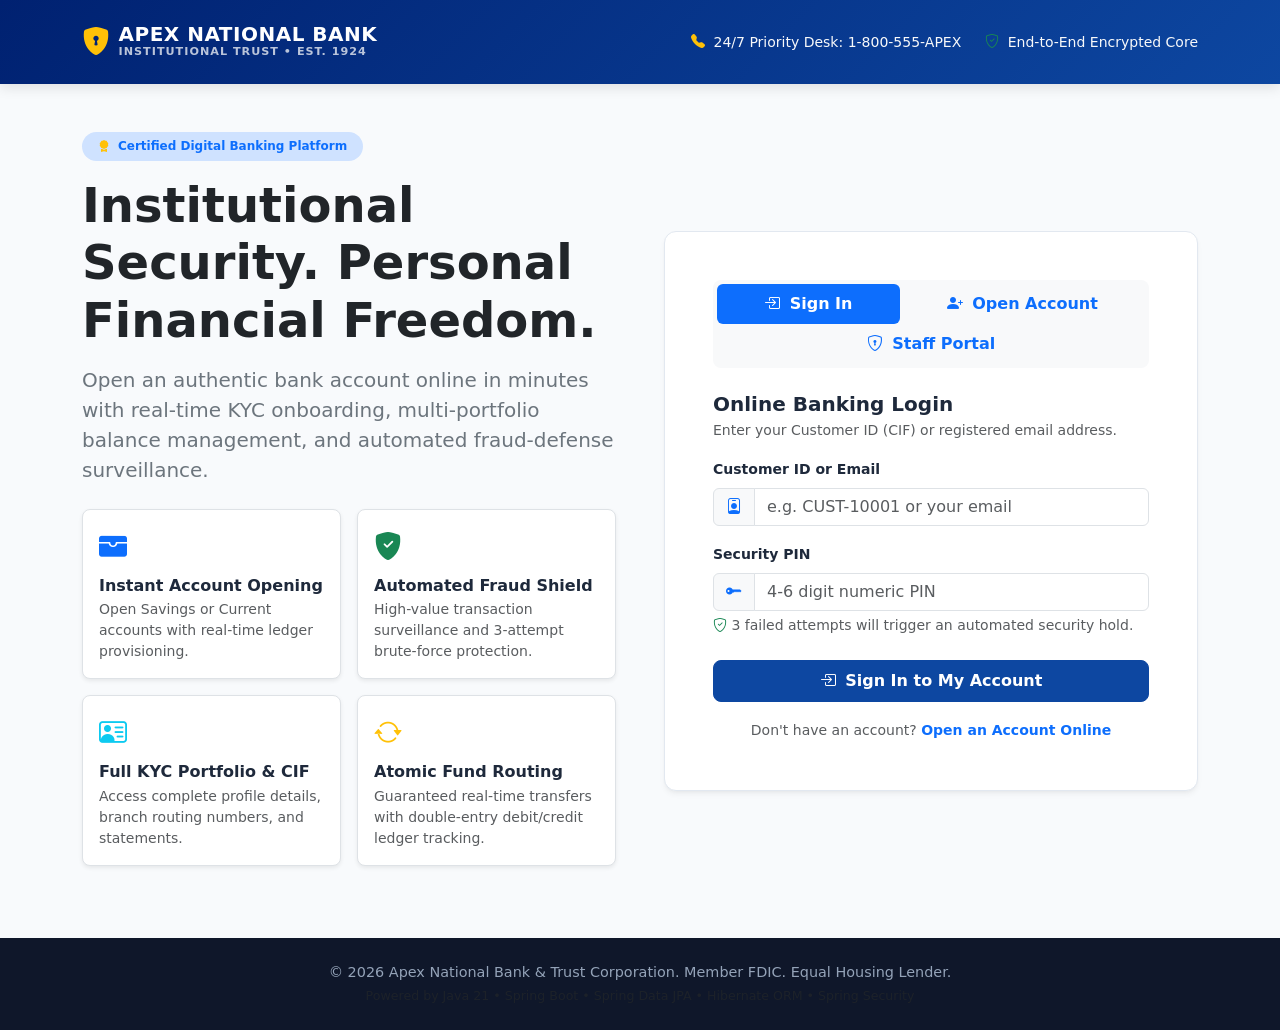
<file: frontend/index.html>
<!DOCTYPE html>
<html lang="en">
<head>
    <meta charset="UTF-8">
    <meta name="viewport" content="width=device-width, initial-scale=1.0">
    <title>Apex National Bank - Secure Online Banking</title>
    <!-- Bootstrap 5 CSS & Icons -->
    <link href="https://cdn.jsdelivr.net/npm/bootstrap@5.3.3/dist/css/bootstrap.min.css" rel="stylesheet">
    <link rel="stylesheet" href="https://cdn.jsdelivr.net/npm/bootstrap-icons@1.11.3/font/bootstrap-icons.min.css">
    <link rel="stylesheet" href="css/style.css">
</head>
<body>

    <!-- Real Bank Navigation Header -->
    <nav class="navbar navbar-expand-lg navbar-dark navbar-bank py-3">
        <div class="container">
            <a class="navbar-brand d-flex align-items-center" href="index.html">
                <i class="bi bi-shield-lock-fill me-2 fs-3 text-warning"></i>
                <div class="d-inline-block">
                    <span class="d-block lh-1 fw-bold tracking-wide">APEX NATIONAL BANK</span>
                    <span class="d-block small text-light opacity-75" style="font-size: 0.7rem; letter-spacing: 1px;">INSTITUTIONAL TRUST &bull; EST. 1924</span>
                </div>
            </a>
            <div class="d-flex align-items-center text-light small gap-4 d-none d-lg-flex">
                <span><i class="bi bi-telephone-fill text-warning me-1"></i> 24/7 Priority Desk: 1-800-555-APEX</span>
                <span><i class="bi bi-shield-check text-success me-1"></i> End-to-End Encrypted Core</span>
            </div>
        </div>
    </nav>

    <!-- Main Container -->
    <div class="container my-5">
        <div class="row align-items-center g-5">
            <!-- Left Info Panel -->
            <div class="col-lg-6">
                <div class="d-inline-flex align-items-center gap-2 badge bg-primary-subtle text-primary fw-bold mb-3 px-3 py-2 rounded-pill">
                    <i class="bi bi-award-fill text-warning"></i> Certified Digital Banking Platform
                </div>
                <h1 class="display-5 fw-bold mb-3 text-dark">Institutional Security. Personal Financial Freedom.</h1>
                <p class="lead text-secondary mb-4">
                    Open an authentic bank account online in minutes with real-time KYC onboarding, multi-portfolio balance management, and automated fraud-defense surveillance.
                </p>

                <!-- High Trust Value Cards -->
                <div class="row g-3 mb-4">
                    <div class="col-sm-6">
                        <div class="p-3 bg-white rounded-3 border shadow-sm h-100">
                            <i class="bi bi-wallet-fill text-primary fs-3 mb-2 d-block"></i>
                            <h6 class="fw-bold mb-1">Instant Account Opening</h6>
                            <p class="small text-muted mb-0">Open Savings or Current accounts with real-time ledger provisioning.</p>
                        </div>
                    </div>
                    <div class="col-sm-6">
                        <div class="p-3 bg-white rounded-3 border shadow-sm h-100">
                            <i class="bi bi-shield-fill-check text-success fs-3 mb-2 d-block"></i>
                            <h6 class="fw-bold mb-1">Automated Fraud Shield</h6>
                            <p class="small text-muted mb-0">High-value transaction surveillance and 3-attempt brute-force protection.</p>
                        </div>
                    </div>
                    <div class="col-sm-6">
                        <div class="p-3 bg-white rounded-3 border shadow-sm h-100">
                            <i class="bi bi-person-vcard text-info fs-3 mb-2 d-block"></i>
                            <h6 class="fw-bold mb-1">Full KYC Portfolio & CIF</h6>
                            <p class="small text-muted mb-0">Access complete profile details, branch routing numbers, and statements.</p>
                        </div>
                    </div>
                    <div class="col-sm-6">
                        <div class="p-3 bg-white rounded-3 border shadow-sm h-100">
                            <i class="bi bi-arrow-repeat text-warning fs-3 mb-2 d-block"></i>
                            <h6 class="fw-bold mb-1">Atomic Fund Routing</h6>
                            <p class="small text-muted mb-0">Guaranteed real-time transfers with double-entry debit/credit ledger tracking.</p>
                        </div>
                    </div>
                </div>
            </div>

            <!-- Right Authentication & Onboarding Card -->
            <div class="col-lg-6">
                <div class="bank-card p-4 p-md-5">
                    <ul class="nav nav-pills nav-fill mb-4 p-1 bg-light rounded-3" id="authTabs" role="tablist">
                        <li class="nav-item" role="presentation">
                            <button class="nav-link active fw-bold" id="customer-tab" data-bs-toggle="tab" data-bs-target="#customerPane" type="button" role="tab">
                                <i class="bi bi-box-arrow-in-right me-1"></i> Sign In
                            </button>
                        </li>
                        <li class="nav-item" role="presentation">
                            <button class="nav-link fw-bold" id="register-tab" data-bs-toggle="tab" data-bs-target="#registerPane" type="button" role="tab">
                                <i class="bi bi-person-plus-fill me-1"></i> Open Account
                            </button>
                        </li>
                        <li class="nav-item" role="presentation">
                            <button class="nav-link fw-bold" id="staff-tab" data-bs-toggle="tab" data-bs-target="#staffPane" type="button" role="tab">
                                <i class="bi bi-shield-lock me-1"></i> Staff Portal
                            </button>
                        </li>
                    </ul>

                    <div class="tab-content" id="authTabsContent">
                        <!-- Sign In Pane -->
                        <div class="tab-pane fade show active" id="customerPane" role="tabpanel">
                            <div class="mb-3 text-center text-md-start">
                                <h5 class="fw-bold mb-1">Online Banking Login</h5>
                                <p class="text-muted small">Enter your Customer ID (CIF) or registered email address.</p>
                            </div>
                            <form id="customerLoginForm">
                                <div class="mb-3">
                                    <label class="form-label fw-semibold small">Customer ID or Email</label>
                                    <div class="input-group">
                                        <span class="input-group-text bg-light"><i class="bi bi-person-badge text-primary"></i></span>
                                        <input type="text" class="form-control" id="custUsername" placeholder="e.g. CUST-10001 or your email" required>
                                    </div>
                                </div>
                                <div class="mb-4">
                                    <label class="form-label fw-semibold small">Security PIN</label>
                                    <div class="input-group">
                                        <span class="input-group-text bg-light"><i class="bi bi-key-fill text-primary"></i></span>
                                        <input type="password" class="form-control" id="custPin" placeholder="4-6 digit numeric PIN" maxlength="6" required>
                                    </div>
                                    <div class="form-text text-muted small"><i class="bi bi-shield-check text-success"></i> 3 failed attempts will trigger an automated security hold.</div>
                                </div>
                                <button type="submit" class="btn btn-primary-bank w-100 py-2">
                                    <i class="bi bi-box-arrow-in-right me-1"></i> Sign In to My Account
                                </button>
                                <div class="text-center mt-3">
                                    <span class="text-muted small">Don't have an account? </span>
                                    <a href="#" class="small fw-bold text-decoration-none" onclick="document.getElementById('register-tab').click(); return false;">Open an Account Online</a>
                                </div>
                            </form>
                        </div>

                        <!-- Real Bank KYC Registration Pane -->
                        <div class="tab-pane fade" id="registerPane" role="tabpanel">
                            <div class="mb-3 text-center text-md-start">
                                <h5 class="fw-bold mb-1">Open a Real Bank Account Online</h5>
                                <p class="text-muted small">Complete quick digital KYC verification to activate your account immediately.</p>
                            </div>
                            <form id="customerRegisterForm">
                                <div class="row g-2 mb-2">
                                    <div class="col-sm-7">
                                        <label class="form-label small fw-semibold">Legal Full Name</label>
                                        <input type="text" class="form-control form-control-sm" id="regName" placeholder="As shown on Government ID" required>
                                    </div>
                                    <div class="col-sm-5">
                                        <label class="form-label small fw-semibold">Date of Birth</label>
                                        <input type="date" class="form-control form-control-sm" id="regDob" required>
                                    </div>
                                </div>
                                <div class="row g-2 mb-2">
                                    <div class="col-sm-6">
                                        <label class="form-label small fw-semibold">Government / Tax ID</label>
                                        <input type="text" class="form-control form-control-sm" id="regGovId" placeholder="Passport / SSN / National ID" required>
                                    </div>
                                    <div class="col-sm-6">
                                        <label class="form-label small fw-semibold">Mobile Phone Number</label>
                                        <input type="tel" class="form-control form-control-sm" id="regPhone" placeholder="+1234567890" required>
                                    </div>
                                </div>
                                <div class="mb-2">
                                    <label class="form-label small fw-semibold">Email Address</label>
                                    <input type="email" class="form-control form-control-sm" id="regEmail" placeholder="name@example.com" required>
                                </div>
                                <div class="mb-2">
                                    <label class="form-label small fw-semibold">Residential Address</label>
                                    <input type="text" class="form-control form-control-sm" id="regAddress" placeholder="Street, City, State, ZIP" required>
                                </div>
                                <div class="row g-2 mb-2">
                                    <div class="col-sm-6">
                                        <label class="form-label small fw-semibold">Account Type</label>
                                        <select class="form-select form-select-sm" id="regAccountType" onchange="updateMinDepositNotice()">
                                            <option value="SAVINGS" selected>Savings Account (4.0% APY)</option>
                                            <option value="CURRENT">Current Account (Overdraft)</option>
                                        </select>
                                    </div>
                                    <div class="col-sm-6">
                                        <label class="form-label small fw-semibold">Opening Deposit ($)</label>
                                        <input type="number" class="form-control form-control-sm" id="regInitialDeposit" min="1000" step="0.01" value="1000" required>
                                    </div>
                                </div>
                                <div class="mb-3">
                                    <label class="form-label small fw-semibold">Set 4-6 Digit Security PIN</label>
                                    <input type="password" class="form-control form-control-sm" id="regPin" placeholder="4-6 numeric digits" maxlength="6" pattern="^[0-9]{4,6}$" required>
                                    <div class="form-text text-muted" style="font-size: 0.75rem;">Must be 4-6 digits. Avoid repetitive (0000) or sequential (1234) combinations.</div>
                                </div>
                                <div class="p-2 bg-light border rounded small text-muted mb-3" id="depositNotice">
                                    <i class="bi bi-info-circle text-primary me-1"></i> Savings accounts require a minimum opening deposit of $1,000.00.
                                </div>
                                <button type="submit" class="btn btn-success w-100 py-2 fw-semibold">
                                    <i class="bi bi-check2-circle me-1"></i> Complete KYC &amp; Open Account
                                </button>
                            </form>
                        </div>

                        <!-- Staff / Admin Portal Pane -->
                        <div class="tab-pane fade" id="staffPane" role="tabpanel">
                            <div class="mb-3 text-center text-md-start">
                                <h5 class="fw-bold mb-1">Apex Staff &amp; Management Portal</h5>
                                <p class="text-muted small">Authorized banking personnel &amp; executive access only.</p>
                            </div>
                            <form id="staffLoginForm">
                                <div class="mb-3">
                                    <label class="form-label fw-semibold small">Staff ID</label>
                                    <div class="input-group">
                                        <span class="input-group-text bg-light"><i class="bi bi-shield-lock text-dark"></i></span>
                                        <input type="text" class="form-control" id="staffUsername" placeholder="e.g. ADM-101 or EMP-2001" required>
                                    </div>
                                </div>
                                <div class="mb-4">
                                    <label class="form-label fw-semibold small">Staff Password</label>
                                    <div class="input-group">
                                        <span class="input-group-text bg-light"><i class="bi bi-lock-fill text-dark"></i></span>
                                        <input type="password" class="form-control" id="staffPassword" placeholder="Staff Security Password" required>
                                    </div>
                                </div>
                                <button type="submit" class="btn btn-dark w-100 py-2 fw-semibold">
                                    <i class="bi bi-shield-check me-1"></i> Authenticate Staff Session
                                </button>
                            </form>
                        </div>
                    </div>
                </div>
            </div>
        </div>
    </div>

    <!-- Notification Toast Container -->
    <div id="alertContainer"></div>

    <!-- Footer -->
    <footer>
        <div class="container text-center">
            <p class="mb-1">&copy; 2026 Apex National Bank &amp; Trust Corporation. Member FDIC. Equal Housing Lender.</p>
            <p class="small text-muted mb-0">Powered by Java 21 &bull; Spring Boot &bull; Spring Data JPA &bull; Hibernate ORM &bull; Spring Security</p>
        </div>
    </footer>

    <!-- Bootstrap Bundle JS -->
    <script src="https://cdn.jsdelivr.net/npm/bootstrap@5.3.3/dist/js/bootstrap.bundle.min.js"></script>
    <script src="js/api.js"></script>
    <script src="js/auth.js"></script>
    <script>
        function updateMinDepositNotice() {
            const type = document.getElementById('regAccountType').value;
            const depositInput = document.getElementById('regInitialDeposit');
            const notice = document.getElementById('depositNotice');
            if (type === 'CURRENT') {
                depositInput.min = "2000";
                if (parseFloat(depositInput.value) < 2000) depositInput.value = "2000";
                notice.innerHTML = '<i class="bi bi-info-circle text-primary me-1"></i> Current accounts require a minimum opening deposit of $2,000.00.';
            } else {
                depositInput.min = "1000";
                notice.innerHTML = '<i class="bi bi-info-circle text-primary me-1"></i> Savings accounts require a minimum opening deposit of $1,000.00.';
            }
        }

        // Customer Login
        document.getElementById('customerLoginForm').addEventListener('submit', async (e) => {
            e.preventDefault();
            const username = document.getElementById('custUsername').value.trim();
            const password = document.getElementById('custPin').value.trim();

            try {
                const res = await api.auth.login(username, password);
                if (res.role === 'CUSTOMER') {
                    auth.setUser(res);
                    window.location.href = 'customer-dashboard.html';
                } else {
                    auth.showNotification('Staff credentials detected. Please switch to the Staff Portal tab.', 'warning');
                }
            } catch (err) {
                auth.showNotification(err.message, 'danger');
            }
        });

        // Staff Login
        document.getElementById('staffLoginForm').addEventListener('submit', async (e) => {
            e.preventDefault();
            const username = document.getElementById('staffUsername').value.trim();
            const password = document.getElementById('staffPassword').value.trim();

            try {
                const res = await api.auth.login(username, password);
                auth.setUser(res);
                if (res.role === 'ADMIN') {
                    window.location.href = 'admin-dashboard.html';
                } else if (res.role === 'EMPLOYEE') {
                    window.location.href = 'employee-dashboard.html';
                } else {
                    auth.showNotification('Please use Customer Sign In for customer accounts.', 'warning');
                }
            } catch (err) {
                auth.showNotification(err.message, 'danger');
            }
        });

        // Real KYC Registration
        document.getElementById('customerRegisterForm').addEventListener('submit', async (e) => {
            e.preventDefault();
            const data = {
                name: document.getElementById('regName').value.trim(),
                dob: document.getElementById('regDob').value,
                governmentId: document.getElementById('regGovId').value.trim(),
                email: document.getElementById('regEmail').value.trim(),
                phone: document.getElementById('regPhone').value.trim(),
                address: document.getElementById('regAddress').value.trim(),
                initialAccountType: document.getElementById('regAccountType').value,
                initialDeposit: parseFloat(document.getElementById('regInitialDeposit').value),
                pin: document.getElementById('regPin').value.trim()
            };

            try {
                const res = await api.auth.register(data);
                const primaryAcc = res.accountIds && res.accountIds.length > 0 ? res.accountIds[0] : 'Provisioned';
                auth.showNotification(`Account Activated! Your Customer ID is: ${res.customerId}. Primary Account: ${primaryAcc}. You can now sign in.`, 'success');
                document.getElementById('customerRegisterForm').reset();
                
                // Switch to Sign In tab and fill Customer ID
                const customerTab = new bootstrap.Tab(document.getElementById('customer-tab'));
                customerTab.show();
                document.getElementById('custUsername').value = res.customerId;
            } catch (err) {
                auth.showNotification(err.message, 'danger');
            }
        });
    </script>
</body>
</html>
</file>
<file: frontend/css/style.css>
/* Modern Professional Banking Theme */
:root {
    --primary-color: #0d47a1;
    --primary-dark: #002171;
    --primary-light: #5472d3;
    --secondary-color: #00897b;
    --accent-color: #ff9800;
    --danger-color: #d32f2f;
    --success-color: #2e7d32;
    --dark-bg: #0b1325;
    --card-bg: #ffffff;
    --border-color: #e2e8f0;
}

body {
    font-family: 'Segoe UI', system-ui, -apple-system, BlinkMacSystemFont, Roboto, sans-serif;
    background-color: #f8fafc;
    color: #1e293b;
    min-height: 100vh;
    display: flex;
    flex-direction: column;
}

/* Navbar */
.navbar-bank {
    background: linear-gradient(135deg, var(--primary-dark) 0%, var(--primary-color) 100%);
    box-shadow: 0 4px 12px rgba(0, 0, 0, 0.1);
}

.navbar-brand {
    font-weight: 700;
    letter-spacing: 0.5px;
    font-size: 1.25rem;
}

/* Cards & Surfaces */
.bank-card {
    background-color: var(--card-bg);
    border-radius: 12px;
    border: 1px solid var(--border-color);
    box-shadow: 0 4px 6px -1px rgba(0, 0, 0, 0.05), 0 2px 4px -2px rgba(0, 0, 0, 0.05);
    transition: transform 0.2s ease, box-shadow 0.2s ease;
}

.bank-card:hover {
    transform: translateY(-2px);
    box-shadow: 0 10px 15px -3px rgba(0, 0, 0, 0.08), 0 4px 6px -4px rgba(0, 0, 0, 0.04);
}

.account-card {
    border-left: 5px solid var(--primary-color);
    position: relative;
    overflow: hidden;
}

.account-card.current {
    border-left-color: var(--secondary-color);
}

.account-card.fixed-deposit {
    border-left-color: var(--accent-color);
}

.account-balance {
    font-size: 2rem;
    font-weight: 800;
    color: #0f172a;
}

/* Metric / Stat Cards */
.stat-card {
    border-radius: 12px;
    padding: 1.25rem;
    color: white;
}

.stat-card.blue {
    background: linear-gradient(135deg, #1e3a8a, #3b82f6);
}

.stat-card.green {
    background: linear-gradient(135deg, #065f46, #10b981);
}

.stat-card.orange {
    background: linear-gradient(135deg, #9a3412, #f97316);
}

.stat-card.red {
    background: linear-gradient(135deg, #991b1b, #ef4444);
}

/* Status Badges */
.badge-active {
    background-color: #dcfce7;
    color: #15803d;
    font-weight: 600;
}

.badge-locked {
    background-color: #fee2e2;
    color: #b91c1c;
    font-weight: 600;
}

.badge-closed {
    background-color: #f1f5f9;
    color: #64748b;
    font-weight: 600;
}

/* Tables */
.table-bank {
    vertical-align: middle;
}

.table-bank thead th {
    background-color: #f1f5f9;
    color: #475569;
    font-weight: 600;
    font-size: 0.85rem;
    text-transform: uppercase;
    letter-spacing: 0.5px;
    border-bottom: 2px solid #cbd5e1;
}

/* Buttons */
.btn-primary-bank {
    background-color: var(--primary-color);
    border-color: var(--primary-color);
    color: white;
    font-weight: 600;
    border-radius: 8px;
    padding: 0.6rem 1.25rem;
}

.btn-primary-bank:hover {
    background-color: var(--primary-dark);
    border-color: var(--primary-dark);
    color: white;
}

/* Alerts Toast & Notifications */
#alertContainer {
    position: fixed;
    top: 20px;
    right: 20px;
    z-index: 9999;
    min-width: 320px;
    max-width: 450px;
}

/* Footer */
footer {
    margin-top: auto;
    background-color: #0f172a;
    color: #94a3b8;
    padding: 1.5rem 0;
    font-size: 0.9rem;
}
</file>
